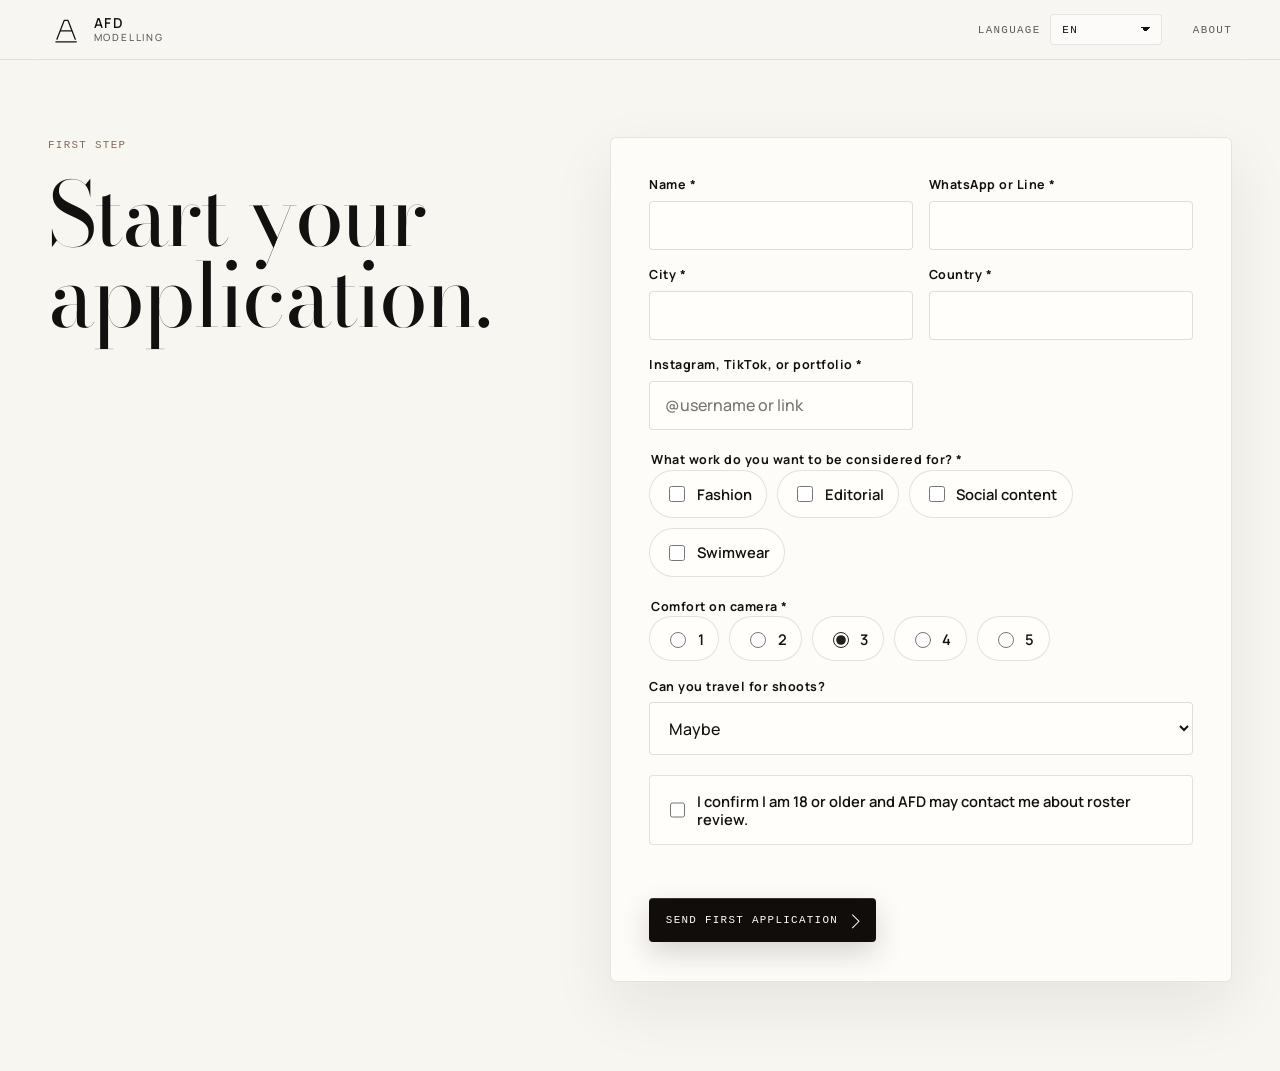
<file: index.html>
<!doctype html>
<html lang="en">
  <head>
    <meta charset="utf-8" />
    <meta name="viewport" content="width=device-width, initial-scale=1" />
    <title>Start Your Application | AFD Modelling</title>
    <meta
      name="description"
      content="Start a short private application for the AFD Modelling roster. Takes about 60 seconds."
    />
    <meta property="og:title" content="Start Your Application | AFD Modelling" />
    <meta
      property="og:description"
      content="Send contact details, location, socials, and the modelling work you want to be considered for."
    />
    <meta property="og:type" content="website" />
    <script async src="https://www.googletagmanager.com/gtag/js?id=G-JN998S4FR6"></script>
    <script>
      window.dataLayer = window.dataLayer || [];
      function gtag() {
        dataLayer.push(arguments);
      }
      gtag("js", new Date());
      gtag("config", "G-JN998S4FR6");
    </script>
    <link rel="preconnect" href="https://fonts.googleapis.com" />
    <link rel="preconnect" href="https://fonts.gstatic.com" crossorigin />
    <link
      href="https://fonts.googleapis.com/css2?family=Bodoni+Moda:opsz,wght@6..96,500;6..96,600&family=Manrope:wght@400;500;600;700&display=swap"
      rel="stylesheet"
    />
    <link rel="stylesheet" href="styles.css?v=lead-form" />
  </head>
  <body class="application-page">
    <a class="skip-link" href="#application-form" data-i18n="skip">Skip to form</a>

    <header class="site-header" aria-label="Application navigation" data-i18n-attr="aria-label:ariaApplicationNav">
      <nav class="nav-shell application-nav">
        <a class="brand" href="./" aria-label="AFD Modelling home" data-i18n-attr="aria-label:ariaHome">
          <svg class="brand-mark" viewBox="0 0 64 64" aria-hidden="true">
            <path d="M17 50 31 14h7l14 36" />
            <path d="M24 34h21" />
            <path d="M15 55h39" />
          </svg>
          <span>
            <strong>AFD</strong>
            <small>Modelling</small>
          </span>
        </a>

        <div class="nav-actions">
          <label class="language-control">
            <span data-i18n="languageLabel">Language</span>
            <select id="language-select" aria-label="Select language" data-i18n-attr="aria-label:languageAria">
              <option value="en">EN</option>
              <option value="th">ไทย</option>
              <option value="tl">Filipino</option>
              <option value="km">ខ្មែរ</option>
              <option value="es">Español</option>
              <option value="ru">Русский</option>
            </select>
          </label>
          <a class="text-link" href="about/" data-i18n="aboutLink">About</a>
        </div>
      </nav>
    </header>

    <main class="application-shell">
      <section class="application-intro" aria-labelledby="apply-title">
        <p class="kicker" data-i18n="introKicker">First step</p>
        <h1 id="apply-title" data-i18n="introTitle">Start your application.</h1>
      </section>

      <section class="application-panel" aria-label="Application form" data-i18n-attr="aria-label:formAria">
        <form
          id="application-form"
          class="lead-form"
          action="https://docs.google.com/forms/d/e/1FAIpQLSeE1DC8n8UpSep2PqP_bSqdcH5NI6pu5IWo3qezEb0fUZCfqw/formResponse"
          method="POST"
          target="afd-submit-frame"
          novalidate
        >
          <input type="hidden" name="fvv" value="1" />
          <input type="hidden" name="partialResponse" value='[null,null,"-738834209123340570"]' />
          <input type="hidden" name="pageHistory" value="0" />
          <input type="hidden" name="fbzx" value="-738834209123340570" />
          <input type="hidden" name="submissionTimestamp" value="-1" />
          <input type="hidden" name="entry.1042708588" value="Yes" />
          <input type="hidden" name="entry.443918261" value="Not collected on website form" />
          <input type="hidden" name="entry.1062810293" data-location-field />
          <input type="hidden" name="entry.1720834154_sentinel" />

          <div class="field-grid">
            <label class="form-field">
              <span data-i18n="nameLabel">Name *</span>
              <input name="entry.1805060100" autocomplete="name" required />
            </label>

            <label class="form-field">
              <span data-i18n="contactLabel">WhatsApp or Line *</span>
              <input name="entry.1389442767" autocomplete="tel" required />
            </label>

            <label class="form-field">
              <span data-i18n="cityLabel">City *</span>
              <input name="city" autocomplete="address-level2" required />
            </label>

            <label class="form-field">
              <span data-i18n="countryLabel">Country *</span>
              <input name="country" autocomplete="country-name" required />
            </label>

            <label class="form-field">
              <span data-i18n="socialLabel">Instagram, TikTok, or portfolio *</span>
              <input
                name="entry.49493842"
                inputmode="url"
                placeholder="@username or link"
                data-i18n-attr="placeholder:socialPlaceholder"
                required
              />
            </label>
          </div>

          <fieldset class="choice-field" data-work-options>
            <legend data-i18n="workLegend">What work do you want to be considered for? *</legend>
            <label><input type="checkbox" name="entry.1720834154" value="Fashion" /> <span data-i18n="workFashion">Fashion</span></label>
            <label><input type="checkbox" name="entry.1720834154" value="Editorial" /> <span data-i18n="workEditorial">Editorial</span></label>
            <label><input type="checkbox" name="entry.1720834154" value="Social media influencer videos" /> <span data-i18n="workSocial">Social content</span></label>
            <label><input type="checkbox" name="entry.1720834154" value="Swimwear" /> <span data-i18n="workSwimwear">Swimwear</span></label>
          </fieldset>

          <fieldset class="choice-field compact-choice">
            <legend data-i18n="comfortLegend">Comfort on camera *</legend>
            <label><input type="radio" name="entry.1772006111" value="1" required /> 1</label>
            <label><input type="radio" name="entry.1772006111" value="2" /> 2</label>
            <label><input type="radio" name="entry.1772006111" value="3" checked /> 3</label>
            <label><input type="radio" name="entry.1772006111" value="4" /> 4</label>
            <label><input type="radio" name="entry.1772006111" value="5" /> 5</label>
          </fieldset>

          <label class="form-field form-field-wide">
            <span data-i18n="travelLabel">Can you travel for shoots?</span>
            <select name="entry.895753629">
              <option value="Maybe" data-i18n="maybe">Maybe</option>
              <option value="Yes" data-i18n="yes">Yes</option>
              <option value="No" data-i18n="no">No</option>
            </select>
          </label>

          <label class="consent-check">
            <input type="checkbox" name="age_confirmed" required />
            <span data-i18n="consentLabel">I confirm I am 18 or older and AFD may contact me about roster review.</span>
          </label>

          <p class="form-error" id="form-error" role="alert"></p>

          <button class="button form-submit" type="submit" data-i18n="submitButton">Send first application</button>
        </form>

        <div class="form-success" id="form-success" aria-live="polite" tabindex="-1" hidden>
          <p class="kicker" data-i18n="successKicker">Application sent</p>
          <h2 data-i18n="successTitle">We have your first details.</h2>
          <p data-i18n="successText">If your look fits the roster, AFD will contact you privately for the next step.</p>
          <a class="text-link" href="about/" data-i18n="returnToSite">Return to site</a>
        </div>

        <iframe
          class="submit-frame"
          name="afd-submit-frame"
          title="Application submission"
          data-i18n-attr="title:submitFrameTitle"
        ></iframe>
      </section>
    </main>

    <script src="apply/apply.js?v=lead-form"></script>
  </body>
</html>
</file>
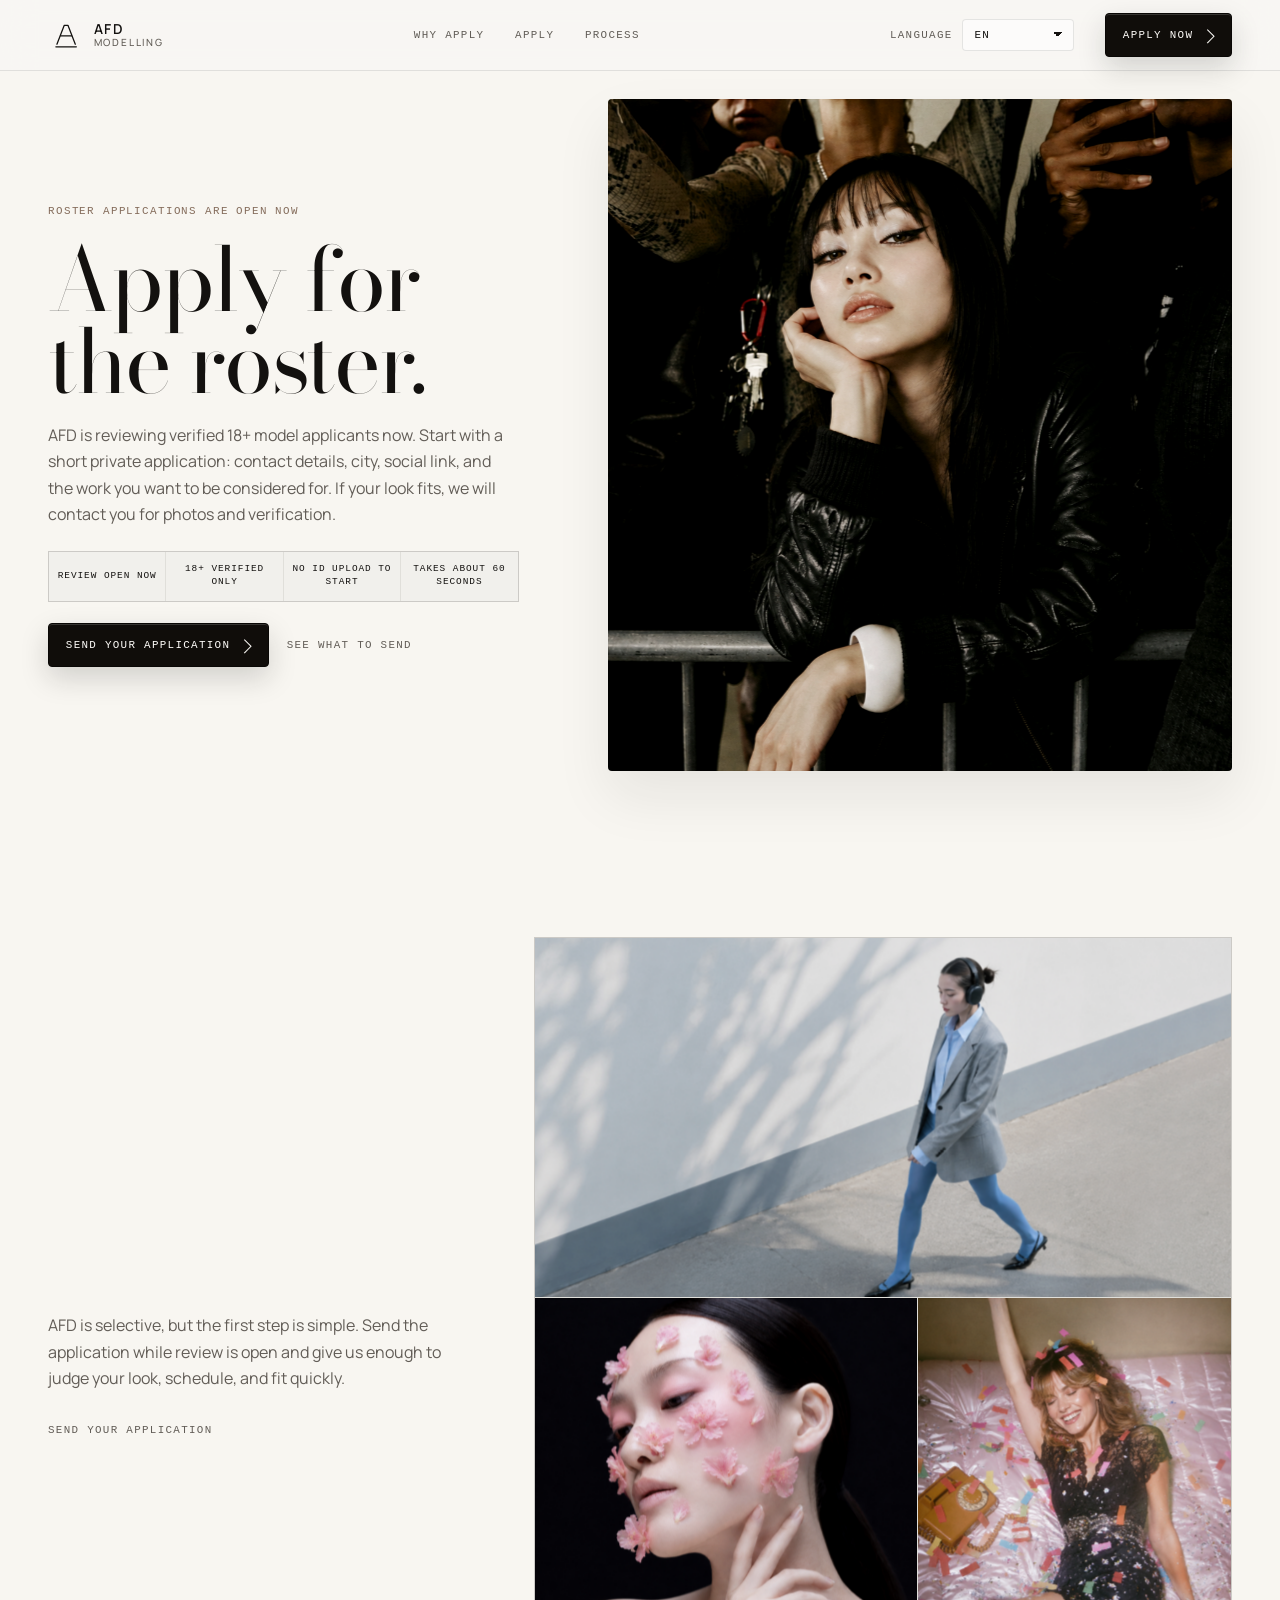
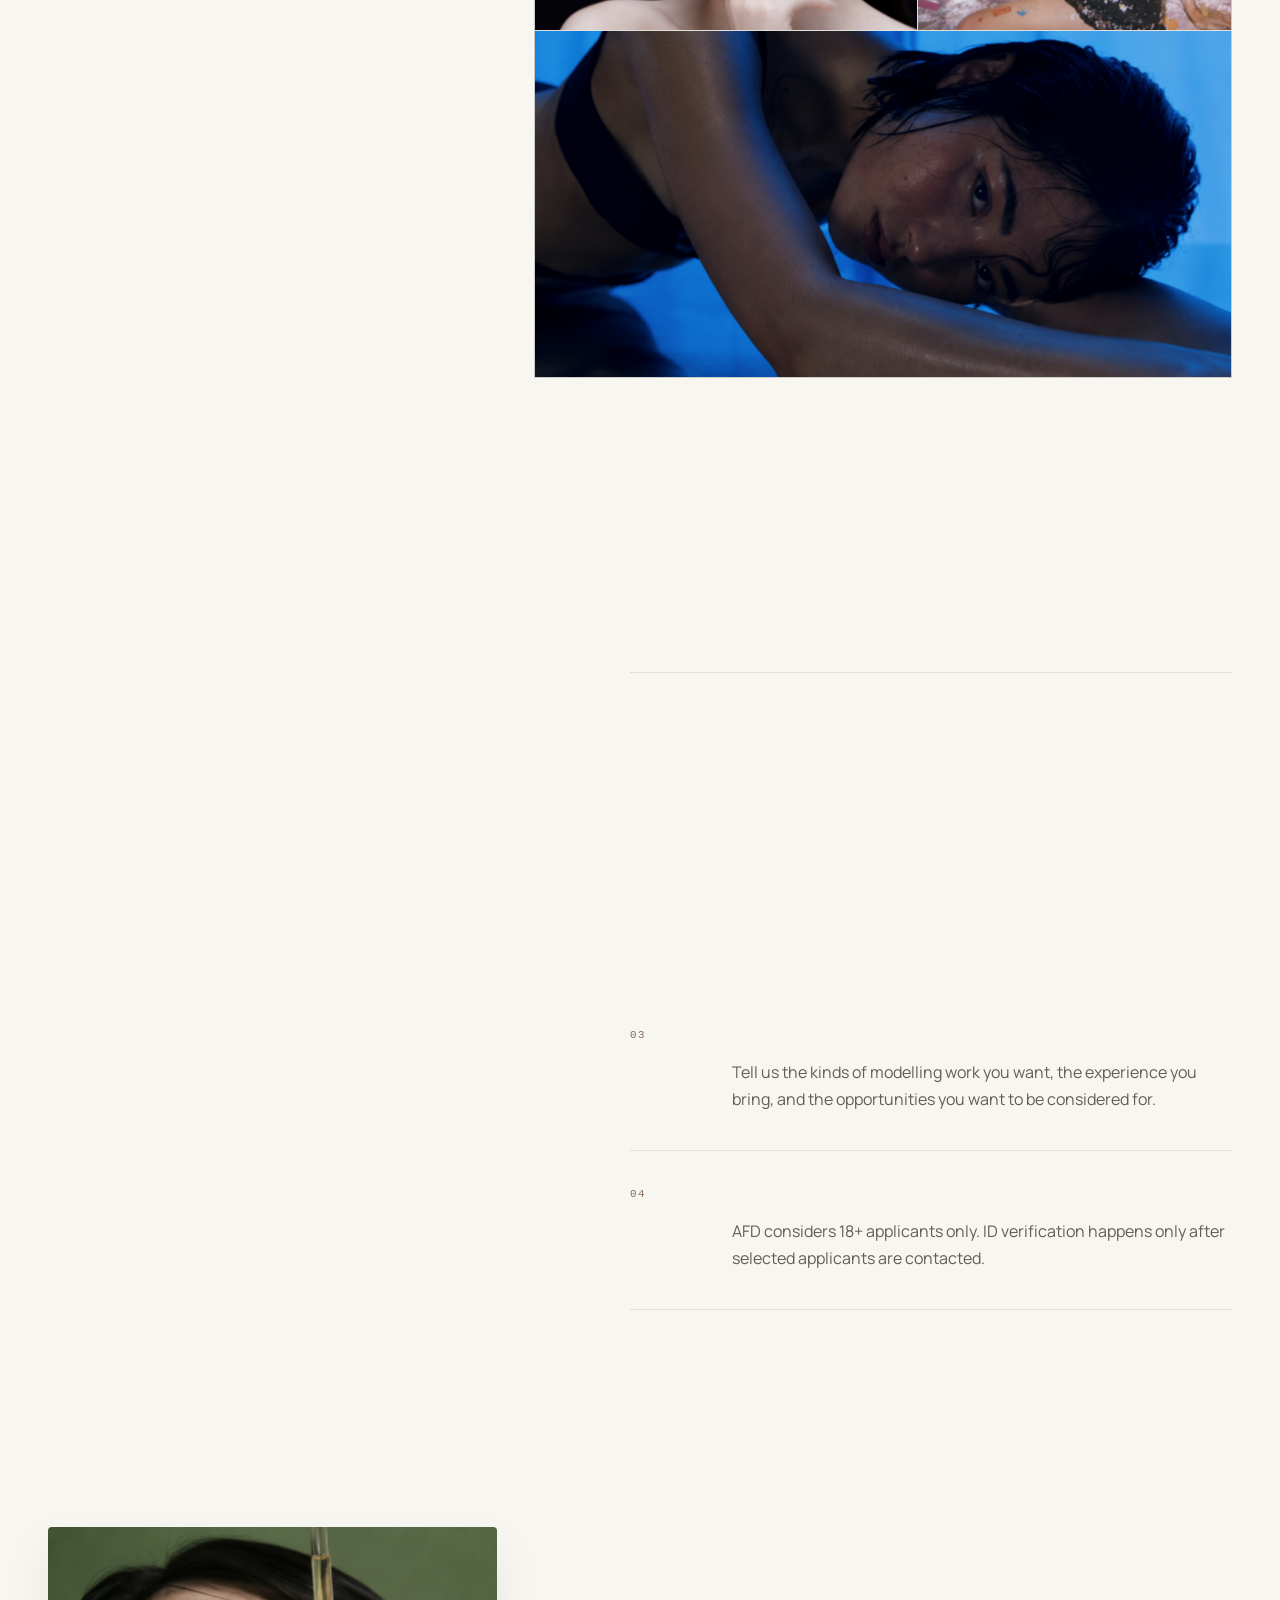
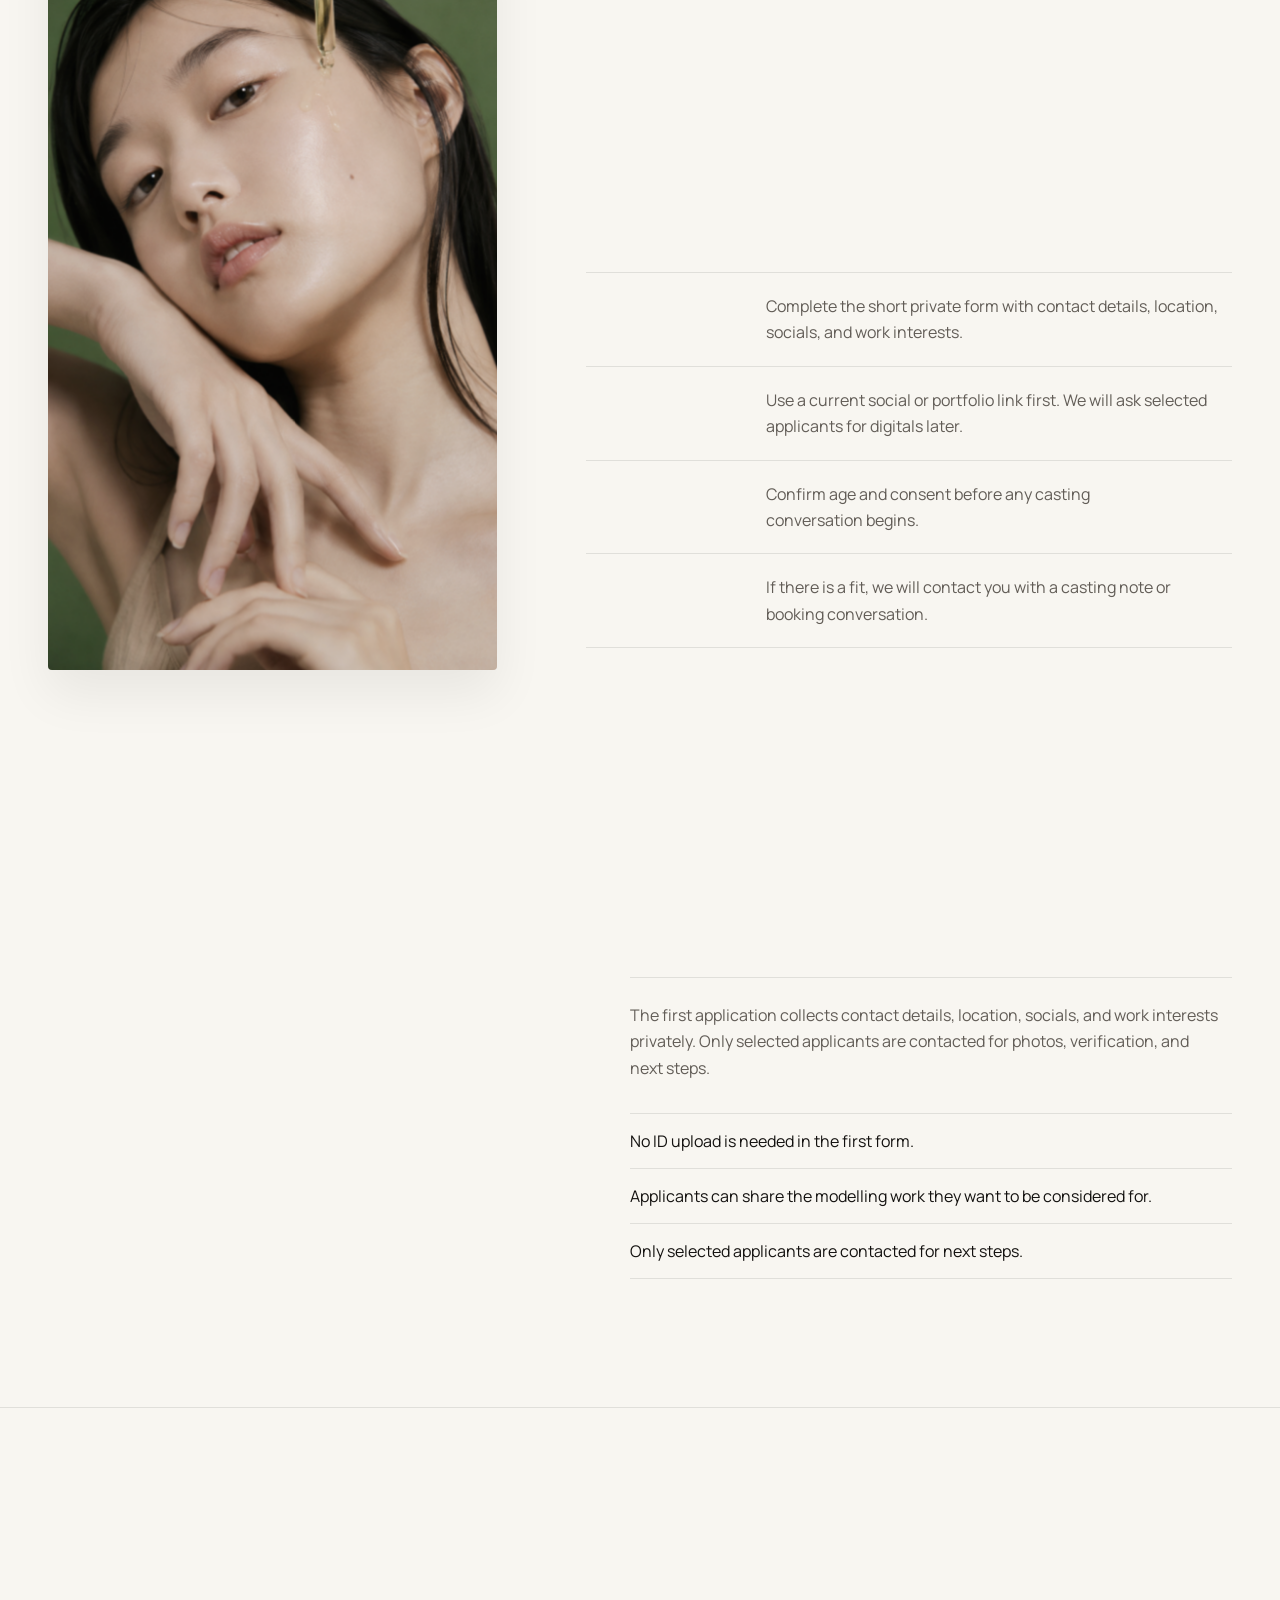
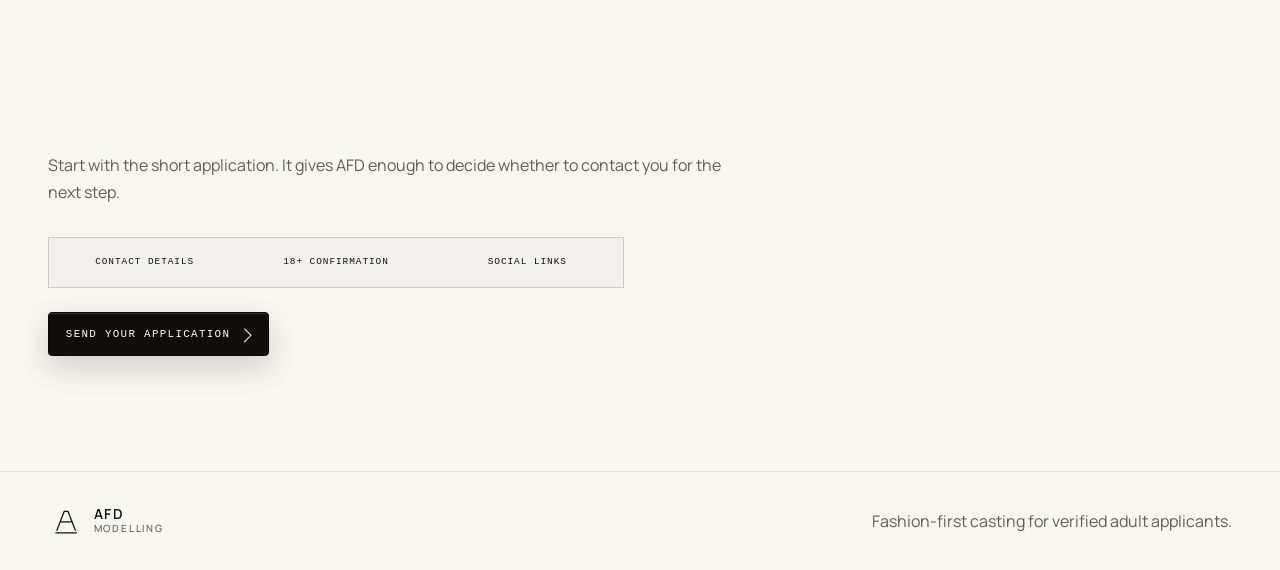
<file: about/index.html>
<!doctype html>
<html lang="en">
  <head>
    <meta charset="utf-8" />
    <meta name="viewport" content="width=device-width, initial-scale=1" />
    <title>AFD Modelling | About</title>
    <meta
      name="description"
      content="Learn about AFD Modelling, the roster review process, and what applicants should prepare."
    />
    <meta property="og:title" content="AFD Modelling | About" />
    <meta
      property="og:description"
      content="Learn about AFD Modelling, the roster review process, and what applicants should prepare."
    />
    <meta property="og:type" content="website" />
    <script async src="https://www.googletagmanager.com/gtag/js?id=G-JN998S4FR6"></script>
    <script>
      window.dataLayer = window.dataLayer || [];
      function gtag() {
        dataLayer.push(arguments);
      }
      gtag("js", new Date());
      gtag("config", "G-JN998S4FR6");
    </script>
    <link rel="preconnect" href="https://fonts.googleapis.com" />
    <link rel="preconnect" href="https://fonts.gstatic.com" crossorigin />
    <link
      href="https://fonts.googleapis.com/css2?family=Bodoni+Moda:opsz,wght@6..96,500;6..96,600&family=Manrope:wght@400;500;600;700&display=swap"
      rel="stylesheet"
    />
    <link rel="stylesheet" href="../styles.css?v=lead-form" />
  </head>
  <body>
    <a class="skip-link" href="#main" data-i18n="skip">Skip to content</a>

    <header class="site-header" aria-label="Primary navigation" data-i18n-attr="aria-label:ariaPrimary">
      <nav class="nav-shell">
        <a class="brand" href="../" aria-label="AFD Modelling home" data-i18n-attr="aria-label:ariaHome">
          <svg class="brand-mark" viewBox="0 0 64 64" aria-hidden="true">
            <path d="M17 50 31 14h7l14 36" />
            <path d="M24 34h21" />
            <path d="M15 55h39" />
          </svg>
          <span>
            <strong>AFD</strong>
            <small>Modelling</small>
          </span>
        </a>

        <div class="nav-links" aria-label="Page sections" data-i18n-attr="aria-label:ariaSections">
          <a href="#point-of-view" data-i18n="navPoint">Why apply</a>
          <a href="#standards" data-i18n="navStandards">Apply</a>
          <a href="#process" data-i18n="navProcess">Process</a>
        </div>

        <div class="nav-actions">
          <label class="language-control">
            <span data-i18n="languageLabel">Language</span>
            <select id="language-select" aria-label="Select language" data-i18n-attr="aria-label:languageAria">
              <option value="en">EN</option>
              <option value="th">ไทย</option>
              <option value="tl">Filipino</option>
              <option value="km">ខ្មែរ</option>
              <option value="es">Español</option>
              <option value="ru">Русский</option>
            </select>
          </label>
          <a class="nav-cta apply-link" href="#" target="_blank" rel="noopener" data-i18n="navApply">Apply now</a>
        </div>
      </nav>
    </header>

    <main id="main">
      <section class="hero" aria-labelledby="hero-title">
        <div class="hero-copy reveal">
          <p class="kicker" data-i18n="heroKicker">Roster applications are open now</p>
          <h1 id="hero-title" data-i18n="heroTitle">Apply for the roster.</h1>
          <p class="hero-text" data-i18n="heroText">
            AFD is reviewing verified 18+ model applicants now. Send recent headshots, ID, socials, measurements,
            and availability in one private form. If your look fits, we will contact you with next steps.
          </p>

          <div class="hero-facts" aria-label="Application basics" data-i18n-attr="aria-label:ariaBasics">
            <span data-i18n="heroFactOne">Review open now</span>
            <span data-i18n="heroFactTwo">18+ verified only</span>
            <span data-i18n="heroFactThree">Photos + ID required</span>
            <span data-i18n="heroFactFour">Takes about 10 minutes</span>
          </div>

          <div class="hero-actions">
            <a class="button apply-link" href="#" target="_blank" rel="noopener" data-i18n="applyModel">
              Send your application
            </a>
            <a class="text-link" href="#standards" data-i18n="reviewStandards">See what to send</a>
          </div>
        </div>

        <div class="hero-media reveal" aria-label="AFD Modelling editorial preview" data-i18n-attr="aria-label:ariaPreview">
          <img src="../image 4.jpg" alt="Editorial model portrait in a dark backstage casting environment" data-i18n-attr="alt:altHero" />
        </div>
      </section>

      <section id="point-of-view" class="point-of-view" aria-labelledby="pov-title">
        <div class="pov-copy reveal">
          <p class="kicker" data-i18n="povKicker">Why apply now</p>
          <h2 id="pov-title" data-i18n="povTitle">If your look fits, we want to see it.</h2>
          <p data-i18n="povText">
            AFD is selective, but the first step is simple. Send the application while review is open and give us
            enough to judge your look, schedule, and fit quickly.
          </p>
          <a class="text-link apply-link" href="#" target="_blank" rel="noopener" data-i18n="povLink">Send your application</a>
        </div>

        <div class="image-strip reveal" aria-label="AFD Modelling image direction" data-i18n-attr="aria-label:ariaImageDirection">
          <figure>
            <img src="../image 1.jpg" alt="Model walking through a minimal architectural setting" data-i18n-attr="alt:altImageOne" />
          </figure>
          <figure>
            <img src="../image 2.jpg" alt="Beauty portrait with soft floral styling" data-i18n-attr="alt:altImageTwo" />
          </figure>
          <figure>
            <img src="../image 3.jpg" alt="Model styled on a satin set with editorial lighting" data-i18n-attr="alt:altImageThree" />
          </figure>
          <figure>
            <img src="../image 5.jpg" alt="Blue-lit editorial model portrait on a reflective set" data-i18n-attr="alt:altImageFour" />
          </figure>
        </div>
      </section>

      <section id="standards" class="split-section" aria-labelledby="standards-title">
        <div class="section-copy reveal">
          <p class="kicker" data-i18n="standardsKicker">What to send</p>
          <h2 id="standards-title" data-i18n="standardsTitle">Have these ready before you start.</h2>
        </div>

        <div class="row-list">
          <article class="info-row reveal">
            <span>01</span>
            <div>
              <h3 data-i18n="standardOneTitle">Current photos</h3>
              <p data-i18n="standardOneText">Clear headshot, profile, and full-body photos shot in natural light. Keep it current, simple, and true to you.</p>
            </div>
          </article>
          <article class="info-row reveal">
            <span>02</span>
            <div>
              <h3 data-i18n="standardTwoTitle">Your market</h3>
              <p data-i18n="standardTwoText">Tell us where you are based, how often you can shoot, and whether travel is realistic.</p>
            </div>
          </article>
          <article class="info-row reveal">
            <span>03</span>
            <div>
              <h3 data-i18n="standardThreeTitle">Your goals</h3>
              <p data-i18n="standardThreeText">Tell us the kinds of modelling work you want, the experience you bring, and the opportunities you want to be considered for.</p>
            </div>
          </article>
          <article class="info-row reveal">
            <span>04</span>
            <div>
              <h3 data-i18n="standardFourTitle">Verification</h3>
              <p data-i18n="standardFourText">AFD considers 18+ applicants only. A clear ID image is required in the private form.</p>
            </div>
          </article>
        </div>
      </section>

      <section id="process" class="process" aria-labelledby="process-title">
        <div class="process-image reveal">
          <img src="../image 6.jpg" alt="Close beauty portrait with green backdrop and skincare styling" data-i18n-attr="alt:altProcess" />
        </div>

        <div class="process-content reveal">
          <p class="kicker" data-i18n="processKicker">How review works</p>
          <h2 id="process-title" data-i18n="processTitle">Submit once. We review fast and privately.</h2>
          <ol class="steps" aria-label="Application process steps" data-i18n-attr="aria-label:ariaSteps">
            <li>
              <span data-i18n="stepOneTitle">Start the form</span>
              <p data-i18n="stepOneText">Complete the private form with contact details, socials, measurements, and availability.</p>
            </li>
            <li>
              <span data-i18n="stepTwoTitle">Upload your look</span>
              <p data-i18n="stepTwoText">Upload headshots and optional digitals so we can understand your angles quickly.</p>
            </li>
            <li>
              <span data-i18n="stepThreeTitle">Confirm eligibility</span>
              <p data-i18n="stepThreeText">Confirm age and consent before any casting conversation begins.</p>
            </li>
            <li>
              <span data-i18n="stepFourTitle">Watch for next steps</span>
              <p data-i18n="stepFourText">If there is a fit, we will contact you with a casting note or booking conversation.</p>
            </li>
          </ol>
        </div>
      </section>

      <section id="privacy" class="split-section privacy" aria-labelledby="privacy-title">
        <div class="section-copy reveal">
          <p class="kicker" data-i18n="privacyKicker">Private by default</p>
          <h2 id="privacy-title" data-i18n="privacyTitle">Your ID and details stay private.</h2>
        </div>

        <div class="privacy-note reveal">
          <p data-i18n="privacyText">
            The application collects ID, headshots, contact details, availability, and portfolio information privately.
            Only selected applicants are contacted for next steps.
          </p>
          <ul>
            <li data-i18n="privacyOne">ID is used for age verification.</li>
            <li data-i18n="privacyTwo">Applicants can share the modelling work they want to be considered for.</li>
            <li data-i18n="privacyThree">Only selected applicants are contacted for next steps.</li>
          </ul>
        </div>
      </section>

      <section class="final-cta reveal" aria-labelledby="cta-title">
        <p class="kicker" data-i18n="ctaKicker">Applications are open now</p>
        <h2 id="cta-title" data-i18n="ctaTitle">Send your application today.</h2>
        <p data-i18n="ctaText">A complete application gives AFD enough to decide faster. Use current photos and direct answers.</p>
        <div class="cta-requirements" aria-label="Application checklist" data-i18n-attr="aria-label:ariaChecklist">
          <span data-i18n="ctaReqOne">Recent headshots</span>
          <span data-i18n="ctaReqTwo">Government ID</span>
          <span data-i18n="ctaReqThree">Social links</span>
        </div>
        <a class="button apply-link" href="#" target="_blank" rel="noopener" data-i18n="applyModel">Send your application</a>
      </section>
    </main>

    <footer class="site-footer">
      <a class="brand footer-brand" href="../" aria-label="AFD Modelling home" data-i18n-attr="aria-label:ariaHome">
        <svg class="brand-mark" viewBox="0 0 64 64" aria-hidden="true">
          <path d="M17 50 31 14h7l14 36" />
          <path d="M24 34h21" />
          <path d="M15 55h39" />
        </svg>
        <span>
          <strong>AFD</strong>
          <small>Modelling</small>
        </span>
      </a>
      <p data-i18n="footerText">Fashion-first casting for verified adult applicants.</p>
    </footer>

    <script src="../script.js?v=lead-form"></script>
  </body>
</html>
</file>
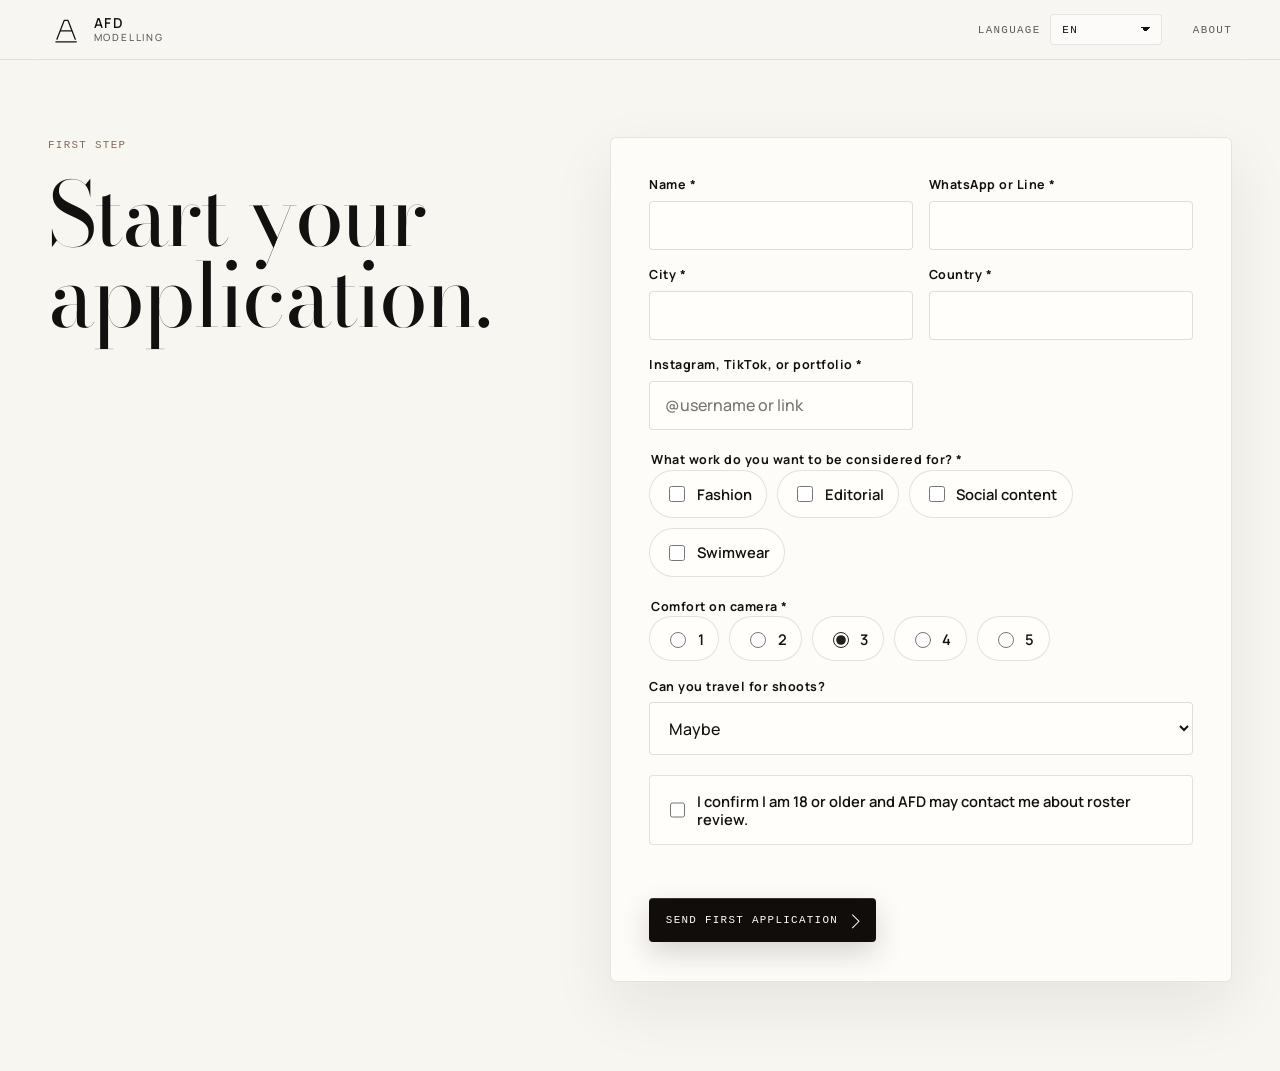
<file: apply/index.html>
<!doctype html>
<html lang="en">
  <head>
    <meta charset="utf-8" />
    <meta name="viewport" content="width=device-width, initial-scale=1" />
    <title>Start Your Application | AFD Modelling</title>
    <meta
      name="description"
      content="Start a short private application for the AFD Modelling roster. Takes about 60 seconds."
    />
    <meta property="og:title" content="Start Your Application | AFD Modelling" />
    <meta
      property="og:description"
      content="Send contact details, location, socials, and the modelling work you want to be considered for."
    />
    <meta property="og:type" content="website" />
    <script async src="https://www.googletagmanager.com/gtag/js?id=G-JN998S4FR6"></script>
    <script>
      window.dataLayer = window.dataLayer || [];
      function gtag() {
        dataLayer.push(arguments);
      }
      gtag("js", new Date());
      gtag("config", "G-JN998S4FR6");
    </script>
    <link rel="preconnect" href="https://fonts.googleapis.com" />
    <link rel="preconnect" href="https://fonts.gstatic.com" crossorigin />
    <link
      href="https://fonts.googleapis.com/css2?family=Bodoni+Moda:opsz,wght@6..96,500;6..96,600&family=Manrope:wght@400;500;600;700&display=swap"
      rel="stylesheet"
    />
    <link rel="stylesheet" href="../styles.css?v=lead-form" />
  </head>
  <body class="application-page">
    <a class="skip-link" href="#application-form" data-i18n="skip">Skip to form</a>

    <header class="site-header" aria-label="Application navigation" data-i18n-attr="aria-label:ariaApplicationNav">
      <nav class="nav-shell application-nav">
        <a class="brand" href="../" aria-label="AFD Modelling home" data-i18n-attr="aria-label:ariaHome">
          <svg class="brand-mark" viewBox="0 0 64 64" aria-hidden="true">
            <path d="M17 50 31 14h7l14 36" />
            <path d="M24 34h21" />
            <path d="M15 55h39" />
          </svg>
          <span>
            <strong>AFD</strong>
            <small>Modelling</small>
          </span>
        </a>

        <div class="nav-actions">
          <label class="language-control">
            <span data-i18n="languageLabel">Language</span>
            <select id="language-select" aria-label="Select language" data-i18n-attr="aria-label:languageAria">
              <option value="en">EN</option>
              <option value="th">ไทย</option>
              <option value="tl">Filipino</option>
              <option value="km">ខ្មែរ</option>
              <option value="es">Español</option>
              <option value="ru">Русский</option>
            </select>
          </label>
          <a class="text-link" href="../about/" data-i18n="aboutLink">About</a>
        </div>
      </nav>
    </header>

    <main class="application-shell">
      <section class="application-intro" aria-labelledby="apply-title">
        <p class="kicker" data-i18n="introKicker">First step</p>
        <h1 id="apply-title" data-i18n="introTitle">Start your application.</h1>
      </section>

      <section class="application-panel" aria-label="Application form" data-i18n-attr="aria-label:formAria">
        <form
          id="application-form"
          class="lead-form"
          action="https://docs.google.com/forms/d/e/1FAIpQLSeE1DC8n8UpSep2PqP_bSqdcH5NI6pu5IWo3qezEb0fUZCfqw/formResponse"
          method="POST"
          target="afd-submit-frame"
          novalidate
        >
          <input type="hidden" name="fvv" value="1" />
          <input type="hidden" name="partialResponse" value='[null,null,"-738834209123340570"]' />
          <input type="hidden" name="pageHistory" value="0" />
          <input type="hidden" name="fbzx" value="-738834209123340570" />
          <input type="hidden" name="submissionTimestamp" value="-1" />
          <input type="hidden" name="entry.1042708588" value="Yes" />
          <input type="hidden" name="entry.443918261" value="Not collected on website form" />
          <input type="hidden" name="entry.1062810293" data-location-field />
          <input type="hidden" name="entry.1720834154_sentinel" />

          <div class="field-grid">
            <label class="form-field">
              <span data-i18n="nameLabel">Name *</span>
              <input name="entry.1805060100" autocomplete="name" required />
            </label>

            <label class="form-field">
              <span data-i18n="contactLabel">WhatsApp or Line *</span>
              <input name="entry.1389442767" autocomplete="tel" required />
            </label>

            <label class="form-field">
              <span data-i18n="cityLabel">City *</span>
              <input name="city" autocomplete="address-level2" required />
            </label>

            <label class="form-field">
              <span data-i18n="countryLabel">Country *</span>
              <input name="country" autocomplete="country-name" required />
            </label>

            <label class="form-field">
              <span data-i18n="socialLabel">Instagram, TikTok, or portfolio *</span>
              <input
                name="entry.49493842"
                inputmode="url"
                placeholder="@username or link"
                data-i18n-attr="placeholder:socialPlaceholder"
                required
              />
            </label>
          </div>

          <fieldset class="choice-field" data-work-options>
            <legend data-i18n="workLegend">What work do you want to be considered for? *</legend>
            <label><input type="checkbox" name="entry.1720834154" value="Fashion" /> <span data-i18n="workFashion">Fashion</span></label>
            <label><input type="checkbox" name="entry.1720834154" value="Editorial" /> <span data-i18n="workEditorial">Editorial</span></label>
            <label><input type="checkbox" name="entry.1720834154" value="Social media influencer videos" /> <span data-i18n="workSocial">Social content</span></label>
            <label><input type="checkbox" name="entry.1720834154" value="Swimwear" /> <span data-i18n="workSwimwear">Swimwear</span></label>
          </fieldset>

          <fieldset class="choice-field compact-choice">
            <legend data-i18n="comfortLegend">Comfort on camera *</legend>
            <label><input type="radio" name="entry.1772006111" value="1" required /> 1</label>
            <label><input type="radio" name="entry.1772006111" value="2" /> 2</label>
            <label><input type="radio" name="entry.1772006111" value="3" checked /> 3</label>
            <label><input type="radio" name="entry.1772006111" value="4" /> 4</label>
            <label><input type="radio" name="entry.1772006111" value="5" /> 5</label>
          </fieldset>

          <label class="form-field form-field-wide">
            <span data-i18n="travelLabel">Can you travel for shoots?</span>
            <select name="entry.895753629">
              <option value="Maybe" data-i18n="maybe">Maybe</option>
              <option value="Yes" data-i18n="yes">Yes</option>
              <option value="No" data-i18n="no">No</option>
            </select>
          </label>

          <label class="consent-check">
            <input type="checkbox" name="age_confirmed" required />
            <span data-i18n="consentLabel">I confirm I am 18 or older and AFD may contact me about roster review.</span>
          </label>

          <p class="form-error" id="form-error" role="alert"></p>

          <button class="button form-submit" type="submit" data-i18n="submitButton">Send first application</button>
        </form>

        <div class="form-success" id="form-success" aria-live="polite" tabindex="-1" hidden>
          <p class="kicker" data-i18n="successKicker">Application sent</p>
          <h2 data-i18n="successTitle">We have your first details.</h2>
          <p data-i18n="successText">If your look fits the roster, AFD will contact you privately for the next step.</p>
          <a class="text-link" href="../about/" data-i18n="returnToSite">Return to site</a>
        </div>

        <iframe
          class="submit-frame"
          name="afd-submit-frame"
          title="Application submission"
          data-i18n-attr="title:submitFrameTitle"
        ></iframe>
      </section>
    </main>

    <script src="apply.js?v=lead-form"></script>
  </body>
</html>
</file>
<file: styles.css>
:root {
  --canvas: oklch(0.972 0.007 86);
  --paper: oklch(0.995 0.004 86);
  --ink: oklch(0.18 0.006 70);
  --muted: oklch(0.48 0.011 72);
  --soft: oklch(0.9 0.012 82);
  --line: rgba(22, 22, 22, 0.1);
  --accent: oklch(0.55 0.04 57);
  --serif: "Bodoni Moda", Didot, "Bodoni 72", Georgia, serif;
  --sans: "Manrope", ui-sans-serif, system-ui, -apple-system, BlinkMacSystemFont, "Segoe UI", sans-serif;
  --mono: "SF Mono", "JetBrains Mono", ui-monospace, monospace;
  --ease: cubic-bezier(0.16, 1, 0.3, 1);
}

* {
  box-sizing: border-box;
}

[hidden] {
  display: none !important;
}

html {
  overflow-x: clip;
  scroll-behavior: smooth;
}

body {
  min-width: 320px;
  margin: 0;
  overflow-x: clip;
  background: var(--canvas);
  color: var(--ink);
  font-family: var(--sans);
  letter-spacing: 0;
}

a {
  color: inherit;
  text-decoration: none;
}

img {
  display: block;
  width: 100%;
  height: 100%;
  object-fit: cover;
}

svg {
  display: block;
}

.skip-link {
  position: fixed;
  top: 1rem;
  left: 1rem;
  z-index: 40;
  transform: translateY(-150%);
  border: 1px solid var(--line);
  border-radius: 4px;
  background: var(--paper);
  color: var(--ink);
  padding: 0.75rem 1rem;
  transition: transform 240ms var(--ease);
}

.skip-link:focus {
  transform: translateY(0);
}

.site-header {
  position: sticky;
  top: 0;
  z-index: 15;
  border-bottom: 1px solid var(--line);
  background: rgba(248, 247, 243, 0.9);
  backdrop-filter: blur(16px);
  transition:
    background-color 420ms var(--ease),
    border-color 420ms var(--ease),
    box-shadow 420ms var(--ease);
}

.site-header.is-scrolled {
  border-bottom-color: rgba(22, 22, 22, 0.16);
  background: rgba(248, 247, 243, 0.96);
  box-shadow: 0 0.75rem 2rem rgba(22, 22, 22, 0.055);
}

.nav-shell {
  display: grid;
  grid-template-columns: auto 1fr auto;
  gap: clamp(1rem, 3vw, 2.5rem);
  align-items: center;
  width: min(1440px, 100%);
  margin: 0 auto;
  padding: 0.8rem clamp(1rem, 4vw, 3rem);
}

.brand {
  display: inline-flex;
  min-width: 0;
  align-items: center;
  gap: 0.75rem;
  transition:
    color 260ms var(--ease),
    opacity 260ms var(--ease);
}

.brand-mark {
  width: 2.1rem;
  height: 2.1rem;
  flex: 0 0 auto;
  fill: none;
  stroke: currentColor;
  stroke-width: 2.4;
  stroke-linecap: round;
  stroke-linejoin: round;
  transition: transform 360ms var(--ease);
}

.brand:hover .brand-mark,
.brand:focus-visible .brand-mark {
  transform: translateY(-1px);
}

.brand-mark path {
  stroke-dasharray: 88;
  stroke-dashoffset: 88;
  animation: mark-draw 1150ms var(--ease) forwards;
}

.brand-mark path:nth-child(2) {
  animation-delay: 120ms;
}

.brand-mark path:nth-child(3) {
  animation-delay: 210ms;
}

.brand span {
  display: grid;
  line-height: 1;
}

.brand strong {
  font-size: 0.86rem;
  font-weight: 600;
  letter-spacing: 0.12em;
}

.brand small {
  margin-top: 0.18rem;
  color: var(--muted);
  font-size: 0.62rem;
  font-weight: 500;
  letter-spacing: 0.18em;
  text-transform: uppercase;
}

.nav-links,
.nav-actions {
  display: flex;
  align-items: center;
  gap: clamp(1rem, 2.4vw, 2rem);
}

.nav-links {
  justify-content: center;
}

.nav-links a,
.nav-cta,
.language-control span,
.language-control select,
.text-link,
.button,
.kicker,
.info-row > span {
  font-family: var(--mono);
  font-size: 0.68rem;
  font-weight: 500;
  letter-spacing: 0.12em;
  text-transform: uppercase;
}

.nav-links a,
.text-link {
  background-image: linear-gradient(currentColor, currentColor);
  background-position: 0 100%;
  background-repeat: no-repeat;
  background-size: 0 1px;
  color: var(--muted);
  transition:
    background-size 280ms var(--ease),
    color 220ms var(--ease);
}

.nav-links a:hover,
.nav-links a:focus-visible,
.text-link:hover,
.text-link:focus-visible {
  background-size: 100% 1px;
  color: var(--ink);
}

.nav-actions {
  justify-content: end;
}

.language-control {
  display: inline-flex;
  align-items: center;
  gap: 0.6rem;
  color: var(--muted);
}

.language-control select {
  min-width: 7rem;
  border: 1px solid var(--line);
  border-radius: 4px;
  background: rgba(255, 255, 255, 0.58);
  color: var(--ink);
  padding: 0.55rem 1.85rem 0.55rem 0.7rem;
  appearance: none;
  background-image:
    linear-gradient(45deg, transparent 50%, currentColor 50%),
    linear-gradient(135deg, currentColor 50%, transparent 50%);
  background-position:
    calc(100% - 15px) 50%,
    calc(100% - 10px) 50%;
  background-size: 5px 5px, 5px 5px;
  background-repeat: no-repeat;
  transition:
    background-color 240ms var(--ease),
    border-color 240ms var(--ease),
    box-shadow 240ms var(--ease),
    transform 240ms var(--ease);
}

.language-control select:hover,
.language-control select:focus-visible {
  border-color: rgba(22, 22, 22, 0.26);
  background-color: rgba(255, 255, 251, 0.9);
  box-shadow: 0 0.5rem 1.35rem rgba(22, 22, 22, 0.07);
  transform: translateY(-1px);
}

.nav-cta,
.button {
  display: inline-flex;
  position: relative;
  align-items: center;
  justify-content: center;
  min-height: 2.75rem;
  border: 1px solid oklch(0.13 0.008 70);
  border-radius: 4px;
  background-color: oklch(0.16 0.008 70);
  background-image: linear-gradient(
    115deg,
    transparent 0%,
    transparent 38%,
    rgba(255, 255, 251, 0.18) 49%,
    transparent 60%,
    transparent 100%
  );
  background-position: 130% 0;
  background-size: 260% 100%;
  color: var(--paper);
  gap: 0.7rem;
  isolation: isolate;
  overflow: hidden;
  padding: 0.86rem 1.05rem;
  box-shadow:
    0 0.7rem 1.7rem rgba(22, 22, 22, 0.17),
    inset 0 1px 0 rgba(255, 255, 251, 0.16);
  transition:
    background-position 520ms var(--ease),
    transform 220ms var(--ease),
    background-color 220ms var(--ease),
    border-color 220ms var(--ease),
    box-shadow 220ms var(--ease),
    color 220ms var(--ease);
  will-change: transform;
}

.nav-cta::after,
.button::after {
  display: inline-block;
  width: 0.55rem;
  height: 0.55rem;
  border-top: 1px solid currentColor;
  border-right: 1px solid currentColor;
  content: "";
  transform: translate(-0.08rem, 0.08rem) rotate(45deg);
  transition: transform 220ms var(--ease);
  will-change: transform;
}

.nav-cta:hover,
.nav-cta:focus-visible,
.button:hover,
.button:focus-visible {
  border-color: oklch(0.24 0.015 70);
  background-color: oklch(0.24 0.015 70);
  background-position: -45% 0;
  box-shadow:
    0 1rem 2.4rem rgba(22, 22, 22, 0.22),
    inset 0 1px 0 rgba(255, 255, 251, 0.2);
  transform: translateY(-1px);
}

.nav-cta:hover::after,
.nav-cta:focus-visible::after,
.button:hover::after,
.button:focus-visible::after {
  transform: translate(0.02rem, -0.02rem) rotate(45deg);
}

.nav-cta:active,
.button:active {
  transform: translateY(0) scale(0.98);
}

.form-pending {
  cursor: not-allowed;
}

button {
  font: inherit;
}

main {
  width: 100%;
}

.hero,
.point-of-view,
.split-section,
.process,
.final-cta,
.site-footer {
  width: min(1440px, 100%);
  margin: 0 auto;
  padding-right: clamp(1rem, 4vw, 3rem);
  padding-left: clamp(1rem, 4vw, 3rem);
}

.hero {
  display: grid;
  grid-template-columns: minmax(0, 0.86fr) minmax(0, 1.14fr);
  gap: clamp(2.5rem, 7vw, 9rem);
  align-items: center;
  min-height: auto;
  padding-top: clamp(0.95rem, 2.2vw, 2.4rem);
  padding-bottom: clamp(2.4rem, 5vw, 4.8rem);
}

.hero-copy {
  max-width: 43rem;
  min-width: 0;
}

.kicker {
  margin: 0 0 1.2rem;
  color: var(--accent);
}

h1,
h2,
h3,
p {
  margin-top: 0;
}

h1,
h2 {
  font-family: var(--serif);
  font-weight: 400;
  letter-spacing: -0.025em;
  text-wrap: balance;
}

h1 {
  max-width: 11.5ch;
  margin-bottom: 1.25rem;
  font-size: clamp(3.65rem, 6.9vw, 7.25rem);
  line-height: 0.92;
}

h2 {
  max-width: 12ch;
  margin-bottom: 0;
  font-size: clamp(3.25rem, 6.8vw, 7.2rem);
  line-height: 0.9;
}

h3 {
  margin-bottom: 0.45rem;
  font-size: clamp(1.25rem, 1.6vw, 1.65rem);
  font-weight: 500;
  letter-spacing: 0;
  line-height: 1.12;
}

p {
  color: var(--muted);
  font-size: clamp(1rem, 1.2vw, 1.16rem);
  line-height: 1.65;
  text-wrap: pretty;
}

.hero-text {
  max-width: 38rem;
  margin-bottom: 0;
}

.hero-actions {
  display: flex;
  flex-wrap: wrap;
  gap: 1.1rem;
  align-items: center;
  margin-top: 1.35rem;
}

.hero-media {
  --pointer-x: 0px;
  --pointer-y: 0px;
  position: relative;
  height: clamp(30rem, 60vw, 42rem);
  overflow: hidden;
  border-radius: 4px;
  background: var(--soft);
  box-shadow: 0 1.6rem 3.5rem rgba(22, 22, 22, 0.08);
  transition: box-shadow 520ms var(--ease);
}

.hero-media img {
  filter: saturate(0.84) contrast(1.05);
  transform: translate3d(var(--pointer-x), var(--pointer-y), 0) scale(1.03);
  transition:
    filter 720ms var(--ease),
    transform 720ms var(--ease);
  object-position: 50% 42%;
  will-change: transform;
}

.hero-media:hover,
.hero-media:focus-within {
  box-shadow: 0 2rem 4.2rem rgba(22, 22, 22, 0.11);
}

.hero-media:hover img,
.hero-media:focus-within img {
  filter: saturate(0.9) contrast(1.08);
  transform: translate3d(var(--pointer-x), var(--pointer-y), 0) scale(1.045);
}

.hero-facts {
  display: grid;
  grid-template-columns: repeat(4, minmax(0, 1fr));
  gap: 1px;
  width: 100%;
  max-width: 43rem;
  margin-top: 1.45rem;
  border: 1px solid var(--line);
  background: var(--line);
}

.hero-facts span,
.cta-requirements span {
  display: flex;
  position: relative;
  min-width: 0;
  min-height: 3.05rem;
  align-items: center;
  justify-content: center;
  background: rgba(255, 255, 251, 0.54);
  color: var(--ink);
  font-family: var(--mono);
  font-size: 0.59rem;
  font-weight: 500;
  letter-spacing: 0.1em;
  line-height: 1.35;
  overflow-wrap: anywhere;
  padding: 0.2rem 0.45rem;
  text-align: center;
  text-transform: uppercase;
  transition:
    background-color 280ms var(--ease),
    color 280ms var(--ease),
    transform 280ms var(--ease);
}

.point-of-view {
  display: grid;
  grid-template-columns: minmax(0, 0.74fr) minmax(0, 1.26fr);
  gap: clamp(2rem, 6vw, 7rem);
  align-items: start;
  padding-top: clamp(4rem, 8vw, 8rem);
  padding-bottom: clamp(6rem, 11vw, 11rem);
}

.pov-copy {
  position: sticky;
  top: 7rem;
  align-self: start;
  max-width: 34rem;
}

.pov-copy h2 {
  max-width: 9.6ch;
  margin-bottom: 1.25rem;
}

.pov-copy p {
  margin-bottom: 1.5rem;
}

.image-strip {
  display: grid;
  grid-template-columns: 1fr 0.82fr;
  gap: 1px;
  width: 100%;
  margin: 0;
  border: 1px solid var(--line);
  background: var(--line);
}

.image-strip figure {
  position: relative;
  height: clamp(17rem, 24vw, 28rem);
  margin: 0;
  overflow: hidden;
  background: var(--soft);
}

.image-strip figure:first-child {
  grid-column: span 2;
  height: clamp(18rem, 28vw, 32rem);
}

.image-strip figure:nth-child(2),
.image-strip figure:nth-child(3) {
  height: clamp(17rem, 26vw, 30rem);
}

.image-strip figure:nth-child(4) {
  grid-column: span 2;
  height: clamp(17rem, 27vw, 31rem);
}

.image-strip img,
.process-image img {
  filter: saturate(0.82) contrast(1.04);
  transform: scale(1.01);
  transition:
    filter 700ms var(--ease),
    transform 700ms var(--ease);
  will-change: transform;
}

.image-strip figure:nth-child(1) img {
  object-position: 70% 50%;
}

.image-strip figure:nth-child(2) img {
  object-position: 50% 24%;
}

.image-strip figure:nth-child(3) img {
  object-position: 50% 36%;
}

.image-strip figure:nth-child(4) img {
  object-position: 50% 44%;
}

.split-section {
  display: grid;
  grid-template-columns: minmax(0, 0.9fr) minmax(0, 1.1fr);
  gap: clamp(2.5rem, 7vw, 8rem);
  align-items: start;
  padding-top: clamp(6rem, 12vw, 12rem);
  padding-bottom: clamp(5rem, 10vw, 10rem);
}

.section-copy {
  position: sticky;
  top: 7rem;
  min-width: 0;
}

#standards .section-copy {
  top: 50vh;
}

#standards .section-copy.reveal {
  transform: translateY(calc(-50% + var(--reveal-y)));
}

.row-list,
.steps,
.privacy-note ul {
  margin: 0;
  padding: 0;
  list-style: none;
}

.row-list {
  border-top: 1px solid var(--line);
}

.info-row {
  display: grid;
  grid-template-columns: 4rem minmax(0, 1fr);
  gap: clamp(1rem, 3vw, 2.5rem);
  border-bottom: 1px solid var(--line);
  padding: clamp(1.5rem, 3vw, 2.35rem) 0;
  transition:
    background-color 300ms var(--ease),
    transform 300ms var(--ease);
}

.info-row > span {
  color: var(--accent);
}

.info-row p,
.steps p,
.privacy-note p,
.final-cta p,
.site-footer p {
  max-width: 44rem;
  margin-bottom: 0;
}

.process {
  display: grid;
  grid-template-columns: minmax(0, 0.82fr) minmax(0, 1.18fr);
  gap: clamp(2.5rem, 7vw, 8rem);
  align-items: center;
  padding-top: clamp(3rem, 7vw, 7rem);
  padding-bottom: clamp(6rem, 12vw, 12rem);
}

.process-image {
  height: clamp(34rem, 58vw, 52rem);
  overflow: hidden;
  border-radius: 4px;
  background: var(--soft);
  box-shadow: 0 1.5rem 3.2rem rgba(22, 22, 22, 0.065);
}

.process-image img {
  object-position: 50% 18%;
}

.process-content h2 {
  margin-bottom: clamp(2rem, 4vw, 3.5rem);
}

.process-content,
.privacy-note {
  min-width: 0;
}

.steps {
  display: grid;
  gap: 0;
  border-top: 1px solid var(--line);
}

.steps li {
  display: grid;
  grid-template-columns: minmax(7rem, 0.35fr) minmax(0, 1fr);
  gap: 1rem;
  border-bottom: 1px solid var(--line);
  padding: 1.25rem 0;
  transition:
    background-color 300ms var(--ease),
    transform 300ms var(--ease);
}

.steps span {
  color: var(--ink);
  font-weight: 500;
}

.privacy-note {
  border-top: 1px solid var(--line);
  padding-top: 1.5rem;
}

.privacy-note ul {
  display: grid;
  gap: 0;
  margin-top: 2rem;
  border-top: 1px solid var(--line);
}

.privacy-note li {
  border-bottom: 1px solid var(--line);
  padding: 1rem 0;
  color: var(--ink);
  font-size: clamp(1rem, 1.2vw, 1.12rem);
  transition:
    color 300ms var(--ease),
    transform 300ms var(--ease);
}

.final-cta {
  display: grid;
  justify-items: start;
  border-top: 1px solid var(--line);
  padding-top: clamp(4rem, 9vw, 8rem);
  padding-bottom: clamp(4rem, 9vw, 8rem);
}

.final-cta h2 {
  max-width: 13ch;
  margin-bottom: 1.4rem;
}

.final-cta p {
  margin-bottom: 2rem;
}

.cta-requirements {
  display: grid;
  grid-template-columns: repeat(3, minmax(0, 1fr));
  width: min(36rem, 100%);
  margin: 0 0 1.5rem;
  border: 1px solid var(--line);
  background: var(--line);
}

.site-footer {
  display: flex;
  justify-content: space-between;
  gap: 2rem;
  align-items: center;
  border-top: 1px solid var(--line);
  padding-top: 2rem;
  padding-bottom: 2rem;
}

.site-footer p {
  max-width: 28rem;
  text-align: right;
}

.application-page {
  background: var(--canvas);
}

.application-nav {
  grid-template-columns: auto 1fr;
}

.application-shell {
  display: grid;
  grid-template-columns: minmax(0, 0.78fr) minmax(28rem, 1fr);
  gap: clamp(2rem, 6vw, 7rem);
  width: min(1440px, 100%);
  margin: 0 auto;
  padding: clamp(2.5rem, 6vw, 6.5rem) clamp(1rem, 4vw, 3rem) clamp(4rem, 7vw, 7rem);
}

.application-intro {
  position: sticky;
  top: 7rem;
  align-self: start;
  max-width: 39rem;
}

.application-intro h1 {
  max-width: 9.4ch;
}

.application-intro p {
  max-width: 34rem;
}

.application-facts {
  display: grid;
  grid-template-columns: repeat(3, minmax(0, 1fr));
  gap: 1px;
  margin-top: 1.6rem;
  border: 1px solid var(--line);
  background: var(--line);
}

.application-facts span {
  display: grid;
  min-height: 3.1rem;
  place-items: center;
  background: rgba(255, 255, 251, 0.6);
  color: var(--ink);
  font-family: var(--mono);
  font-size: 0.58rem;
  letter-spacing: 0.1em;
  line-height: 1.35;
  padding: 0.25rem 0.4rem;
  text-align: center;
  text-transform: uppercase;
}

.application-panel {
  border: 1px solid var(--line);
  border-radius: 6px;
  background: oklch(0.992 0.004 86);
  box-shadow: 0 1.5rem 4rem rgba(22, 22, 22, 0.08);
  padding: clamp(1.25rem, 3vw, 2.7rem);
}

.form-heading {
  margin-bottom: clamp(1.4rem, 3vw, 2.4rem);
}

.form-heading h2,
.form-success h2 {
  max-width: 10ch;
  margin-bottom: 0.7rem;
  font-size: clamp(2.35rem, 4.2vw, 4.7rem);
  line-height: 0.94;
}

.form-heading p,
.form-footnote,
.form-success p {
  max-width: 42rem;
}

.lead-form {
  display: grid;
  gap: 1.05rem;
}

.field-grid {
  display: grid;
  grid-template-columns: repeat(2, minmax(0, 1fr));
  gap: 1rem;
}

.form-field,
.choice-field,
.consent-check {
  min-width: 0;
}

.form-field {
  display: grid;
  gap: 0.45rem;
}

.form-field-wide {
  width: 100%;
}

.form-field span,
.choice-field legend {
  color: var(--ink);
  font-size: 0.78rem;
  font-weight: 700;
  letter-spacing: 0.04em;
}

.form-field input,
.form-field select {
  width: 100%;
  min-height: 3rem;
  border: 1px solid rgba(22, 22, 22, 0.14);
  border-radius: 4px;
  background: rgba(255, 255, 251, 0.74);
  color: var(--ink);
  font: 500 1rem/1.35 var(--sans);
  padding: 0.82rem 0.9rem;
  transition:
    border-color 180ms var(--ease),
    background-color 180ms var(--ease),
    box-shadow 180ms var(--ease);
}

.form-field input:focus,
.form-field select:focus {
  outline: none;
  border-color: rgba(22, 22, 22, 0.34);
  background: var(--paper);
  box-shadow: 0 0 0 3px rgba(95, 76, 55, 0.12);
}

.choice-field {
  display: flex;
  flex-wrap: wrap;
  gap: 0.65rem;
  border: 0;
  margin: 0.25rem 0 0;
  padding: 0;
}

.choice-field legend {
  width: 100%;
  margin-bottom: 0.1rem;
}

.choice-field label,
.consent-check {
  display: inline-flex;
  align-items: center;
  gap: 0.55rem;
  border: 1px solid rgba(22, 22, 22, 0.12);
  border-radius: 999px;
  background: rgba(255, 255, 251, 0.62);
  color: var(--ink);
  cursor: pointer;
  font-size: 0.92rem;
  font-weight: 600;
  line-height: 1.25;
  padding: 0.76rem 0.9rem;
  transition:
    border-color 180ms var(--ease),
    background-color 180ms var(--ease),
    transform 180ms var(--ease);
}

.choice-field label:hover,
.consent-check:hover {
  border-color: rgba(22, 22, 22, 0.24);
  background: var(--paper);
  transform: translateY(-1px);
}

.choice-field input,
.consent-check input {
  width: 1rem;
  height: 1rem;
  accent-color: oklch(0.24 0.015 70);
}

.compact-choice label {
  min-width: 3.1rem;
  justify-content: center;
}

.consent-check {
  border-radius: 4px;
  margin-top: 0.25rem;
  padding: 0.95rem;
}

.form-error {
  min-height: 1.4rem;
  margin: -0.15rem 0 0;
  color: oklch(0.42 0.11 28);
  font-size: 0.9rem;
  line-height: 1.45;
}

.form-submit {
  width: fit-content;
  border: 0;
  cursor: pointer;
}

.form-submit:disabled {
  cursor: wait;
  opacity: 0.72;
}

.form-footnote {
  margin: -0.2rem 0 0;
  font-size: 0.9rem;
}

.form-success {
  padding: clamp(1rem, 2vw, 2rem) 0;
}

.form-success:focus {
  outline: none;
}

.application-page.is-application-sent {
  min-height: 100vh;
  background: var(--canvas);
}

.application-page.is-application-sent .site-header,
.application-page.is-application-sent .application-intro {
  display: none;
}

.application-page.is-application-sent .application-shell {
  display: block;
  width: min(100%, 1440px);
  min-height: 100vh;
  padding: clamp(1.1rem, 3.5vw, 2rem) clamp(1.25rem, 4vw, 4rem) clamp(3rem, 7vw, 6rem);
}

.application-page.is-application-sent .application-panel {
  max-width: 46rem;
  border: 0;
  border-radius: 0;
  background: transparent;
  box-shadow: none;
  padding: 0;
}

.application-page.is-application-sent .form-success {
  padding: 0;
}

.application-page.is-application-sent .form-success h2 {
  max-width: 9.5ch;
  margin: 0 0 clamp(0.9rem, 2vw, 1.25rem);
  font-size: clamp(4.25rem, 10vw, 7rem);
  line-height: 0.9;
}

.application-page.is-application-sent .form-success p:not(.kicker) {
  max-width: 42rem;
  margin: 0 0 clamp(1.7rem, 4vw, 2.4rem);
  color: var(--muted);
  font-size: clamp(1.05rem, 2vw, 1.35rem);
  line-height: 1.45;
}

.application-page.is-application-sent .form-success .kicker {
  margin-bottom: clamp(1.15rem, 3vw, 1.6rem);
  color: oklch(0.42 0.05 55);
}

.application-page.is-application-sent .form-success .text-link {
  display: inline-block;
}

.submit-frame {
  position: absolute;
  width: 1px;
  height: 1px;
  border: 0;
  opacity: 0;
  pointer-events: none;
}

.reveal {
  --reveal-y: 0.9rem;
  opacity: 0;
  transform: translate3d(0, var(--reveal-y), 0);
  transition:
    opacity 620ms var(--ease),
    transform 620ms var(--ease);
  transition-delay: var(--reveal-delay, 0ms);
}

.reveal.is-visible {
  --reveal-y: 0rem;
  opacity: 1;
  transform: translate3d(0, var(--reveal-y), 0);
}

.type-intro {
  --type-stagger: 52ms;
  --type-blur: 13px;
  --type-y: 0.82em;
  --type-track: 0.055em;
}

.type-intro .type-line {
  display: block;
  overflow: visible;
}

.type-intro.is-type-lines .type-line {
  white-space: nowrap;
}

.type-intro .type-unit {
  display: inline-block;
  margin-block: -0.16em;
  opacity: 0;
  padding-block: 0.16em;
  filter: blur(var(--type-blur));
  letter-spacing: var(--type-track);
  transform: translate3d(0, var(--type-y), 0);
  transition:
    opacity 820ms var(--ease),
    filter 900ms var(--ease),
    letter-spacing 900ms var(--ease),
    transform 900ms var(--ease);
  transition-delay: calc(var(--type-delay, 0ms) + (var(--unit-index, 0) * var(--type-stagger)));
  will-change: opacity, filter, transform;
}

.type-intro.is-type-visible .type-unit {
  opacity: 1;
  filter: blur(0);
  letter-spacing: inherit;
  transform: translate3d(0, 0, 0);
}

.type-intro.is-type-chars {
  --type-stagger: 18ms;
  --type-blur: 8px;
  --type-y: 0.48em;
  --type-track: 0.11em;
}

.type-intro.is-type-chars .type-line {
  display: inline;
  overflow: visible;
}

.type-intro.is-type-chars .type-unit {
  transform: translate3d(0.08em, var(--type-y), 0);
}

.type-intro.is-type-chars.is-type-visible .type-unit {
  transform: translate3d(0, 0, 0);
}

.hero-media,
.image-strip,
.privacy-note {
  --reveal-delay: 120ms;
}

.process-content,
.final-cta {
  --reveal-delay: 160ms;
}

.row-list .info-row:nth-child(2) {
  --reveal-delay: 70ms;
}

.row-list .info-row:nth-child(3) {
  --reveal-delay: 140ms;
}

.row-list .info-row:nth-child(4) {
  --reveal-delay: 210ms;
}

@media (hover: hover) and (pointer: fine) {
  .hero-facts span:hover,
  .cta-requirements span:hover {
    background: rgba(255, 255, 251, 0.82);
    transform: translateY(-2px);
  }

  .image-strip figure:hover img,
  .process-image:hover img {
    filter: saturate(0.9) contrast(1.08);
    transform: scale(1.045);
  }

  .info-row:hover,
  .steps li:hover {
    background: rgba(255, 255, 251, 0.34);
    transform: translateX(0.35rem);
  }

  .privacy-note li:hover {
    color: var(--accent);
    transform: translateX(0.35rem);
  }
}

@keyframes mark-draw {
  to {
    stroke-dashoffset: 0;
  }
}

:focus-visible {
  outline: 2px solid rgba(22, 22, 22, 0.46);
  outline-offset: 4px;
}

@media (max-width: 980px) {
  .nav-shell {
    grid-template-columns: auto 1fr;
  }

  .nav-links {
    display: none;
  }

  .hero,
  .point-of-view,
  .split-section,
  .process,
  .application-shell {
    grid-template-columns: 1fr;
  }

  .section-copy,
  .pov-copy,
  .application-intro {
    position: static;
  }

  #standards .section-copy.reveal {
    transform: none;
  }

  h1 {
    max-width: 11.5ch;
  }

  .image-strip {
    grid-template-columns: 1fr 1fr;
  }

  .image-strip figure:nth-child(2),
  .image-strip figure:nth-child(3) {
    height: clamp(18rem, 44vw, 30rem);
  }

  .image-strip figure:nth-child(4) {
    grid-column: span 2;
    height: clamp(18rem, 44vw, 30rem);
  }

  .application-shell {
    padding-top: 2.4rem;
  }

  .application-intro h1 {
    max-width: 10.5ch;
  }
}

@media (max-width: 700px) {
  .nav-shell {
    display: grid;
    grid-template-columns: minmax(0, auto) minmax(0, 1fr);
    justify-content: space-between;
    align-items: center;
    gap: 0.75rem;
    padding: 0.7rem 0.85rem;
  }

  .brand small,
  .language-control span {
    display: none;
  }

  .nav-actions {
    display: flex;
    flex: 0 0 auto;
    justify-self: end;
    max-width: 100%;
    gap: 0.45rem;
    margin-left: 0;
    min-width: 0;
  }

  .language-control {
    display: inline-flex;
    flex: 0 0 auto;
  }

  .language-control select {
    min-width: 4.85rem;
    max-width: 4.85rem;
    padding: 0.5rem 1.2rem 0.5rem 0.55rem;
    background-position:
      calc(100% - 11px) 50%,
      calc(100% - 7px) 50%;
    font-size: 0.58rem;
  }

  .nav-cta {
    display: inline-flex;
    flex: 0 0 auto;
    max-width: none;
    min-height: 2.2rem;
    min-width: 5.35rem;
    gap: 0.42rem;
    padding: 0.6rem 0.62rem;
    font-size: 0.54rem;
    white-space: nowrap;
  }

  .nav-cta::after {
    width: 0.48rem;
    height: 0.48rem;
    flex: 0 0 auto;
  }

  .hero,
  .point-of-view,
  .split-section,
  .process,
  .application-shell,
  .final-cta,
  .site-footer {
    padding-right: 1rem;
    padding-left: 1rem;
  }

  .hero {
    min-height: auto;
    padding-top: 1.25rem;
    padding-bottom: 3rem;
  }

  .application-page {
    background: var(--canvas);
  }

  .application-shell {
    gap: 2rem;
    padding-bottom: 3rem;
  }

  .application-panel {
    padding: 1rem;
  }

  .application-facts,
  .field-grid {
    grid-template-columns: 1fr;
  }

  .form-heading h2,
  .form-success h2 {
    max-width: 11ch;
    font-size: clamp(2.45rem, 12vw, 3.9rem);
  }

  .choice-field label,
  .consent-check {
    width: 100%;
  }

  .compact-choice label {
    width: auto;
    flex: 1 1 3.1rem;
  }

  .point-of-view {
    padding-top: 3rem;
    padding-bottom: 4.5rem;
  }

  h1 {
    max-width: 10.8ch;
    font-size: clamp(2.95rem, 13.2vw, 3.95rem);
    line-height: 0.94;
  }

  h2 {
    font-size: clamp(3.25rem, 15vw, 4.9rem);
  }

  .hero-media {
    height: 30rem;
  }

  .hero-text {
    max-width: 21rem;
  }

  .hero-facts {
    grid-template-columns: 1fr 1fr;
    margin-top: 1.55rem;
  }

  .hero-facts span,
  .cta-requirements span {
    min-height: 3rem;
    font-size: 0.52rem;
    line-height: 1.35;
  }

  .hero-actions {
    flex-direction: column;
    align-items: flex-start;
    gap: 0.9rem;
    margin-top: 1.25rem;
  }

  .hero-actions .button {
    padding-right: 0.85rem;
    padding-left: 0.85rem;
  }

  .image-strip {
    width: 100%;
    grid-template-columns: 1fr;
  }

  .image-strip figure,
  .image-strip figure:first-child,
  .image-strip figure:nth-child(2),
  .image-strip figure:nth-child(3),
  .image-strip figure:nth-child(4) {
    grid-column: auto;
    height: 26rem;
  }

  .split-section,
  .process {
    padding-top: 4.5rem;
    padding-bottom: 4.5rem;
  }

  .info-row {
    grid-template-columns: 1fr;
    gap: 0.8rem;
  }

  .process-image {
    height: 31rem;
  }

  .steps li {
    grid-template-columns: 1fr;
    gap: 0.35rem;
  }

  .site-footer {
    display: grid;
  }

  .site-footer p {
    text-align: left;
  }

  .cta-requirements {
    grid-template-columns: 1fr;
  }

  .type-intro.is-type-lines {
    --type-track: 0;
  }

  .type-intro.is-type-lines .type-line {
    white-space: normal;
  }

  .type-intro.is-type-lines .type-unit {
    max-width: 100%;
    overflow-wrap: anywhere;
    white-space: normal;
  }
}

@media (max-width: 360px) {
  .brand span {
    display: none;
  }

  .nav-actions {
    gap: 0.35rem;
  }

  .language-control select {
    min-width: 4.85rem;
    max-width: 4.85rem;
  }
}

@media (prefers-reduced-motion: reduce) {
  *,
  *::before,
  *::after {
    scroll-behavior: auto !important;
    transition-duration: 0.01ms !important;
    animation-duration: 0.01ms !important;
    animation-iteration-count: 1 !important;
  }

  .reveal {
    opacity: 1;
    transform: none;
  }

  .type-intro .type-unit {
    opacity: 1;
    filter: none;
    letter-spacing: inherit;
    transform: none;
  }

  .brand-mark path {
    animation: none !important;
    stroke-dashoffset: 0;
  }

}
</file>
